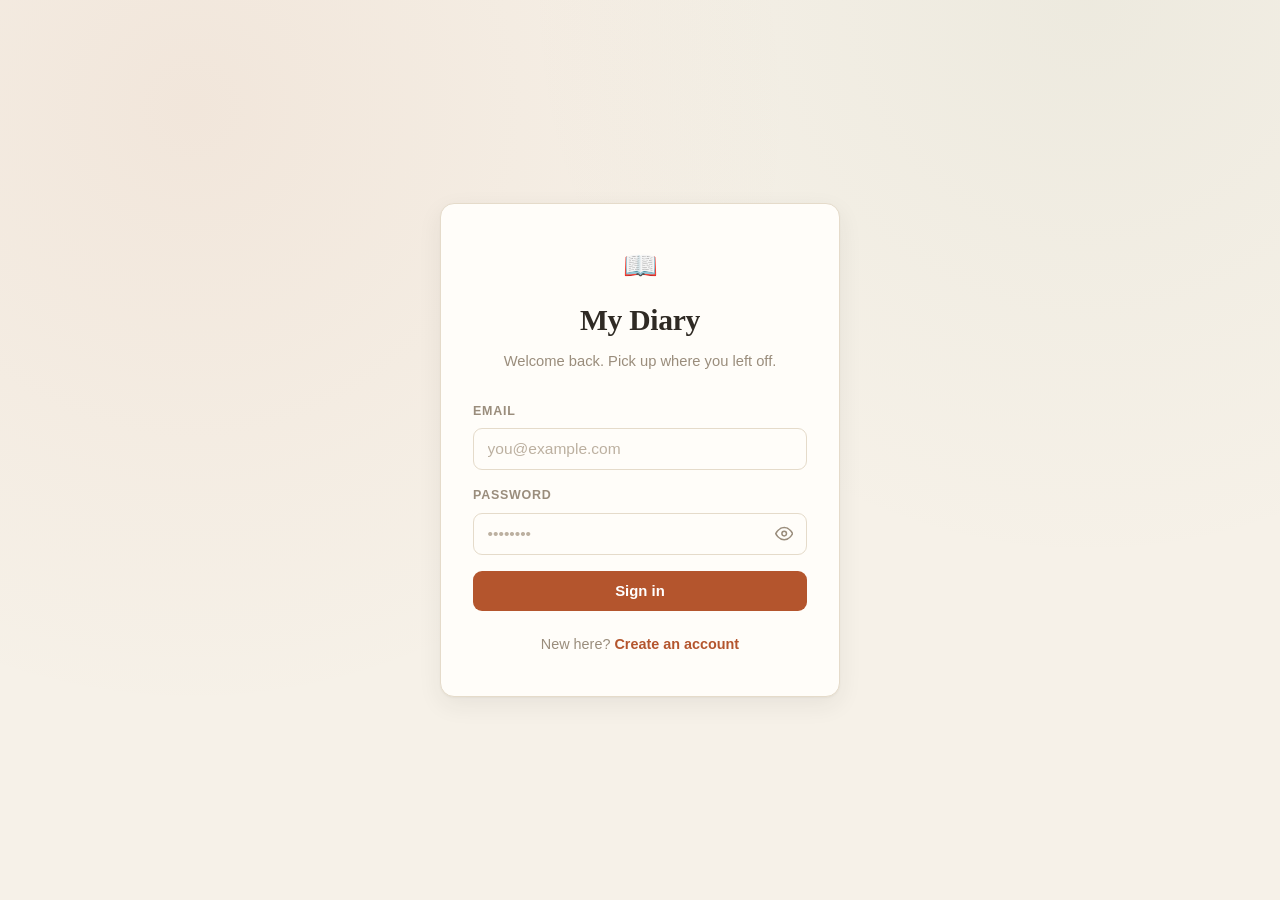
<file: Frontend/index.html>
<!DOCTYPE html>
<html lang="en">

<head>
    <meta charset="UTF-8" />
    <meta http-equiv="refresh" content="0; url=login.html" />
    <title>My Diary</title>
</head>

<body>
    <p>Redirecting…</p>
</body>

</html>
</file>
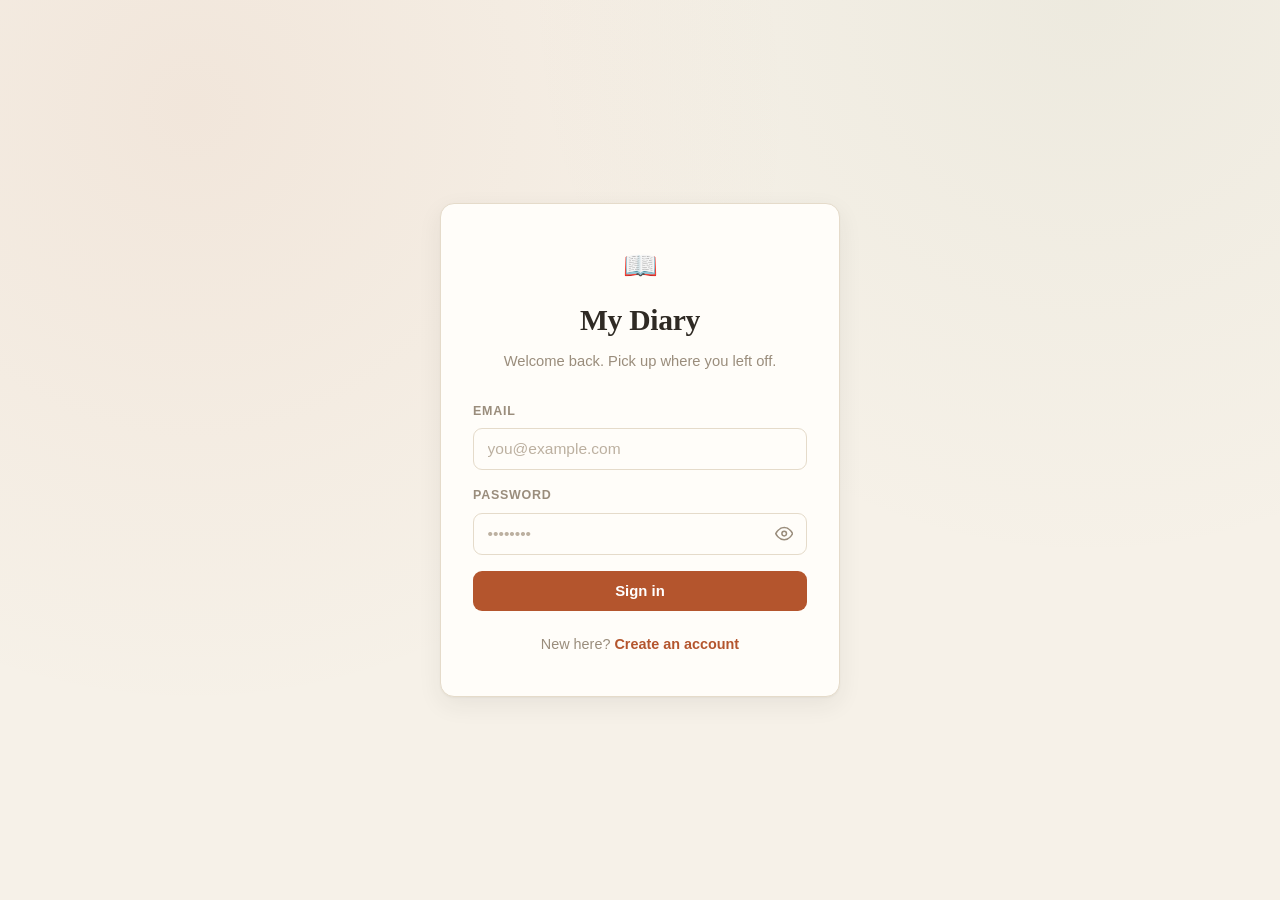
<file: Frontend/diary.html>
<!DOCTYPE html>
<html lang="en">

<head>
    <meta charset="UTF-8" />
    <meta name="viewport" content="width=device-width, initial-scale=1.0" />
    <title>My Diary</title>
    <link rel="stylesheet" href="style.css" />
</head>

<body>
    <header class="topbar">
        <div class="topbar-inner">
            <div class="brand">
                <h1>My Diary</h1>
                <span class="today" id="today"></span>
            </div>
            <button class="btn btn-ghost" onclick="logout()">Sign out</button>
        </div>
    </header>

    <main class="page">
        <!-- Composer -->
        <section class="composer">
            <h2 id="composer-title">New entry</h2>

            <div class="field">
                <label for="entry-title">Title</label>
                <input type="text" id="entry-title" placeholder="A quiet Sunday" />
            </div>

            <div class="field">
                <label for="entry-date">Date</label>
                <input type="date" id="entry-date" />
            </div>

            <div class="field">
                <label>Mood</label>
                <div class="moods" id="moods"></div>
            </div>

            <div class="field">
                <label for="entry-content">Entry</label>
                <textarea id="entry-content" rows="8" placeholder="How was your day?"></textarea>
            </div>

            <div class="composer-actions">
                <button class="btn btn-primary" id="save-btn" onclick="saveEntry()">Save entry</button>
                <button class="btn btn-ghost" id="cancel-btn" onclick="resetComposer()" hidden>Cancel</button>
            </div>
        </section>

        <!-- Feed -->
        <section>
            <div class="feed-head">
                <h2>Entries <span class="count" id="entry-count"></span></h2>
                <input type="text" id="search" placeholder="Search entries…" oninput="renderEntries()" />
            </div>

            <div class="entries" id="entries">
                <div class="state"><span class="state-mark">📖</span><strong>Opening your diary…</strong></div>
            </div>
        </section>
    </main>

    <div class="toast" id="toast"></div>

    <script src="script.js"></script>
</body>

</html>
</file>
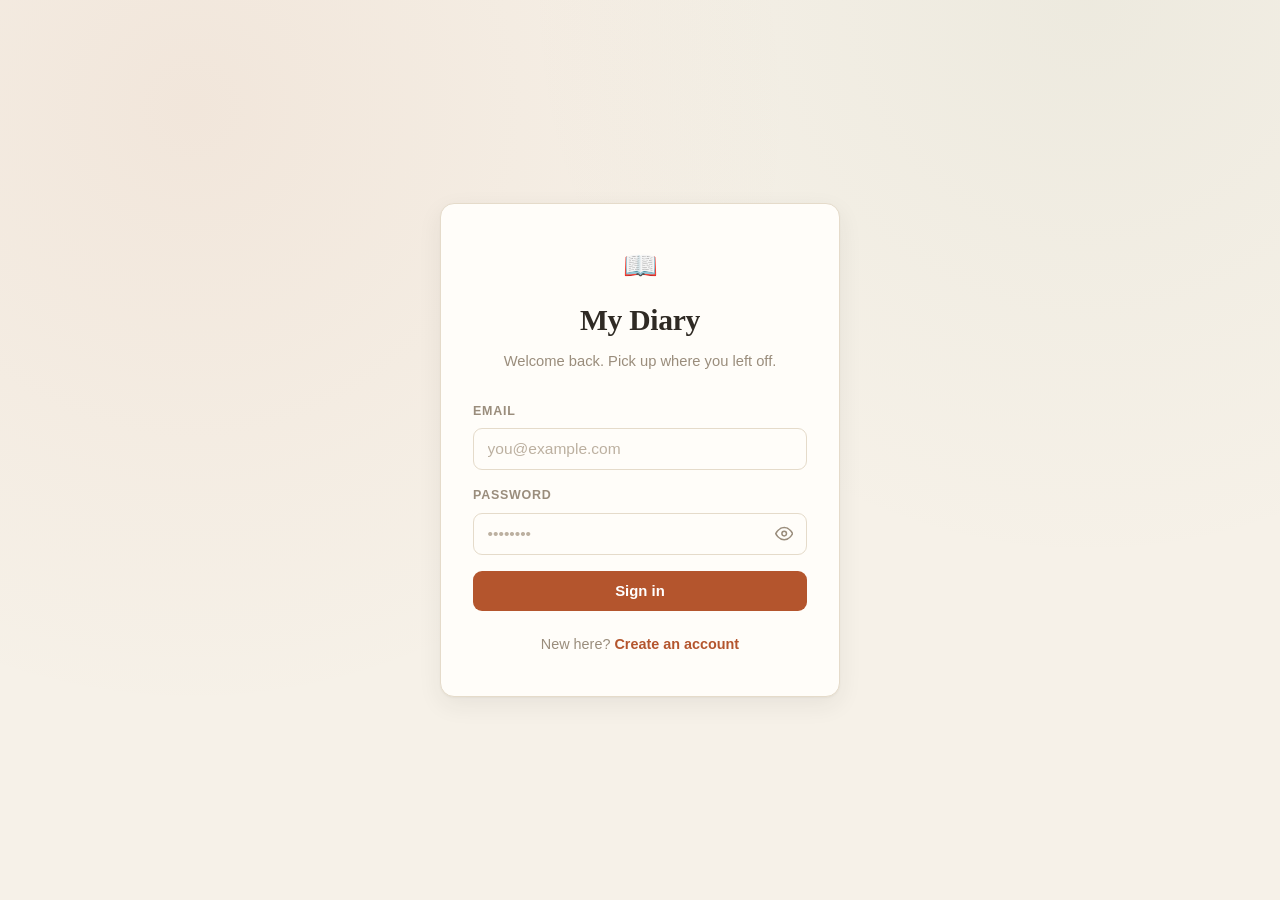
<file: Frontend/login.html>
<!DOCTYPE html>
<html lang="en">

<head>
    <meta charset="UTF-8" />
    <meta name="viewport" content="width=device-width, initial-scale=1.0" />
    <title>Sign in · My Diary</title>
    <link rel="stylesheet" href="style.css" />
</head>

<body>
    <main class="auth-wrap">
        <div class="auth-card">
            <span class="auth-mark">📖</span>
            <h1>My Diary</h1>
            <p class="auth-sub">Welcome back. Pick up where you left off.</p>

            <form onsubmit="event.preventDefault(); login();">
                <div class="field">
                    <label for="email">Email</label>
                    <input type="email" id="email" placeholder="you@example.com" autocomplete="email" required />
                </div>

                <div class="field">
                    <label for="password">Password</label>
                    <div class="password-field">
                        <input type="password" id="password" placeholder="••••••••" autocomplete="current-password"
                            required />
                        <button type="button" class="password-toggle" aria-pressed="false" aria-label="Show password"
                            aria-controls="password" onclick="togglePassword(this)">
                            <svg class="icon-eye" viewBox="0 0 24 24" fill="none" stroke="currentColor"
                                stroke-width="2" stroke-linecap="round" stroke-linejoin="round" aria-hidden="true">
                                <path d="M1 12s4-8 11-8 11 8 11 8-4 8-11 8-11-8-11-8z" />
                                <circle cx="12" cy="12" r="3" />
                            </svg>
                            <svg class="icon-eye-off" viewBox="0 0 24 24" fill="none" stroke="currentColor"
                                stroke-width="2" stroke-linecap="round" stroke-linejoin="round" aria-hidden="true">
                                <path d="M17.94 17.94A10.07 10.07 0 0 1 12 20c-7 0-11-8-11-8a18.45 18.45 0 0 1 5.06-5.94" />
                                <path d="M9.9 4.24A9.12 9.12 0 0 1 12 4c7 0 11 8 11 8a18.5 18.5 0 0 1-2.16 3.19" />
                                <path d="M14.12 14.12a3 3 0 1 1-4.24-4.24" />
                                <line x1="1" y1="1" x2="23" y2="23" />
                            </svg>
                        </button>
                    </div>
                </div>

                <button type="submit" class="btn btn-primary btn-block">Sign in</button>
            </form>

            <p class="auth-alt">
                New here? <a href="register.html">Create an account</a>
            </p>
        </div>
    </main>

    <div class="toast" id="toast"></div>

    <script src="script.js"></script>
</body>

</html>
</file>
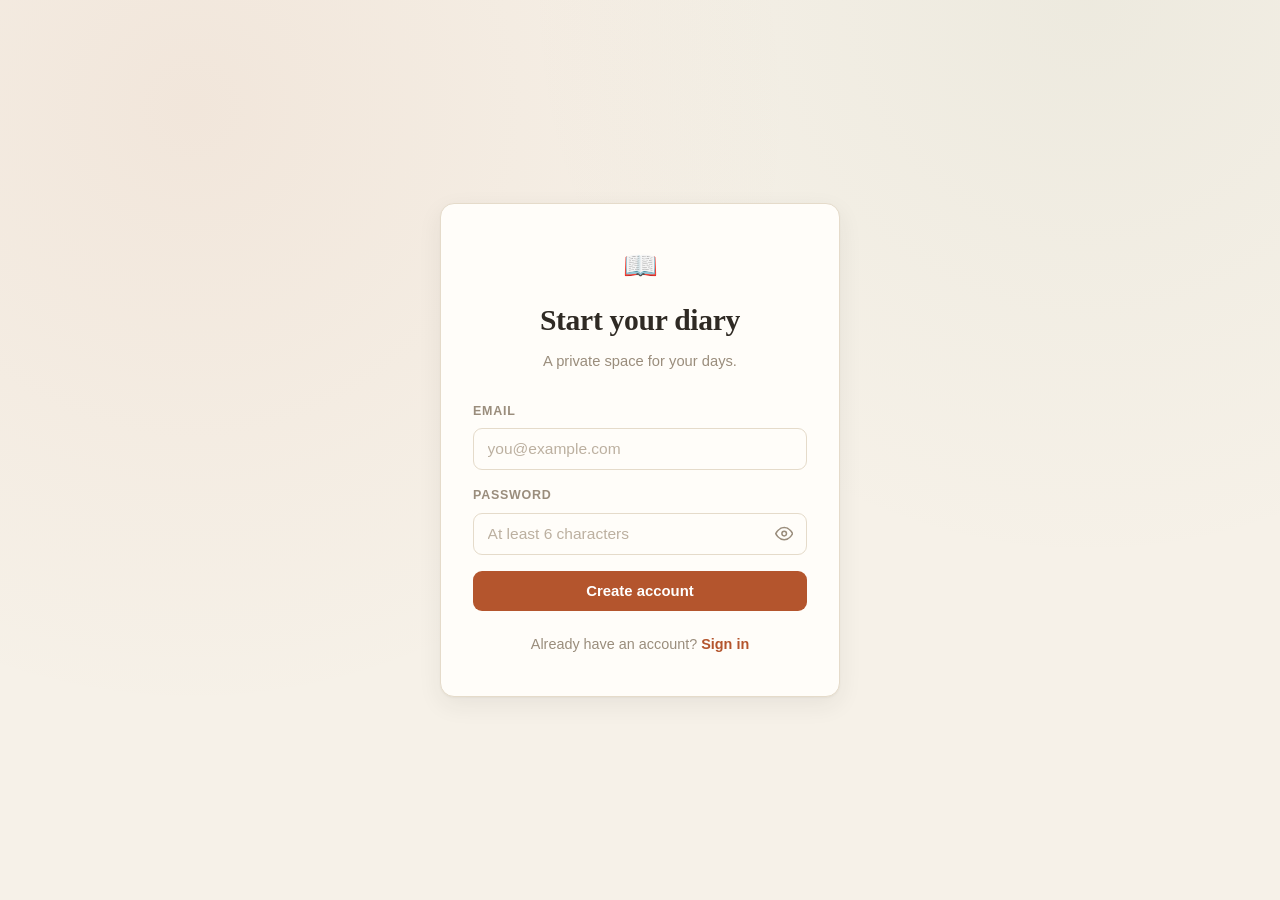
<file: Frontend/register.html>
<!DOCTYPE html>
<html lang="en">

<head>
    <meta charset="UTF-8" />
    <meta name="viewport" content="width=device-width, initial-scale=1.0" />
    <title>Create account · My Diary</title>
    <link rel="stylesheet" href="style.css" />
</head>

<body>
    <main class="auth-wrap">
        <div class="auth-card">
            <span class="auth-mark">📖</span>
            <h1>Start your diary</h1>
            <p class="auth-sub">A private space for your days.</p>

            <form onsubmit="event.preventDefault(); register();">
                <div class="field">
                    <label for="email">Email</label>
                    <input type="email" id="email" placeholder="you@example.com" autocomplete="email" required />
                </div>

                <div class="field">
                    <label for="password">Password</label>
                    <div class="password-field">
                        <input type="password" id="password" placeholder="At least 6 characters"
                            autocomplete="new-password" required />
                        <button type="button" class="password-toggle" aria-pressed="false" aria-label="Show password"
                            aria-controls="password" onclick="togglePassword(this)">
                            <svg class="icon-eye" viewBox="0 0 24 24" fill="none" stroke="currentColor"
                                stroke-width="2" stroke-linecap="round" stroke-linejoin="round" aria-hidden="true">
                                <path d="M1 12s4-8 11-8 11 8 11 8-4 8-11 8-11-8-11-8z" />
                                <circle cx="12" cy="12" r="3" />
                            </svg>
                            <svg class="icon-eye-off" viewBox="0 0 24 24" fill="none" stroke="currentColor"
                                stroke-width="2" stroke-linecap="round" stroke-linejoin="round" aria-hidden="true">
                                <path d="M17.94 17.94A10.07 10.07 0 0 1 12 20c-7 0-11-8-11-8a18.45 18.45 0 0 1 5.06-5.94" />
                                <path d="M9.9 4.24A9.12 9.12 0 0 1 12 4c7 0 11 8 11 8a18.5 18.5 0 0 1-2.16 3.19" />
                                <path d="M14.12 14.12a3 3 0 1 1-4.24-4.24" />
                                <line x1="1" y1="1" x2="23" y2="23" />
                            </svg>
                        </button>
                    </div>
                </div>

                <button type="submit" class="btn btn-primary btn-block">Create account</button>
            </form>

            <p class="auth-alt">
                Already have an account? <a href="login.html">Sign in</a>
            </p>
        </div>
    </main>

    <div class="toast" id="toast"></div>

    <script src="script.js"></script>
</body>

</html>
</file>
<file: Frontend/style.css>
/* ==========================================================================
   My Diary — warm journal theme
   ========================================================================== */

:root {
    --paper: #f6f1e8;
    --paper-2: #efe7da;
    --surface: #fffdf9;
    --ink: #2f2a24;
    --ink-soft: #5d5449;
    --muted: #9a8d7c;
    --line: #e5dbca;
    --accent: #b4552d;
    --accent-soft: #f3e2d8;
    --accent-dark: #90411f;
    --danger: #b3392f;

    --serif: "Iowan Old Style", "Palatino Linotype", Palatino, Georgia, serif;
    --sans: -apple-system, BlinkMacSystemFont, "Segoe UI", Roboto, Helvetica, Arial, sans-serif;

    --radius: 14px;
    --radius-sm: 9px;
    --shadow: 0 1px 2px rgba(47, 42, 36, .04), 0 8px 24px rgba(47, 42, 36, .07);
    --shadow-sm: 0 1px 2px rgba(47, 42, 36, .05);
}

* {
    box-sizing: border-box;
    margin: 0;
    padding: 0;
}

body {
    font-family: var(--sans);
    color: var(--ink);
    background-color: var(--paper);
    /* faint ruled-paper texture */
    background-image:
        radial-gradient(circle at 15% 12%, rgba(180, 85, 45, .07), transparent 45%),
        radial-gradient(circle at 85% 0%, rgba(120, 140, 100, .07), transparent 40%);
    background-attachment: fixed;
    min-height: 100vh;
    line-height: 1.6;
    -webkit-font-smoothing: antialiased;
}

/* --------------------------------------------------------------------------
   Auth pages (login / register)
   -------------------------------------------------------------------------- */

.auth-wrap {
    min-height: 100vh;
    display: flex;
    align-items: center;
    justify-content: center;
    padding: 2rem 1.25rem;
}

.auth-card {
    width: 100%;
    max-width: 400px;
    background: var(--surface);
    border: 1px solid var(--line);
    border-radius: var(--radius);
    box-shadow: var(--shadow);
    padding: 2.5rem 2rem;
}

.auth-mark {
    display: block;
    text-align: center;
    font-size: 1.75rem;
    margin-bottom: .5rem;
}

.auth-card h1 {
    font-family: var(--serif);
    font-size: 1.85rem;
    font-weight: 600;
    text-align: center;
    letter-spacing: -.01em;
}

.auth-sub {
    text-align: center;
    color: var(--muted);
    font-size: .92rem;
    margin-top: .35rem;
    margin-bottom: 1.75rem;
}

.field {
    margin-bottom: 1rem;
}

.field label {
    display: block;
    font-size: .78rem;
    font-weight: 600;
    text-transform: uppercase;
    letter-spacing: .06em;
    color: var(--muted);
    margin-bottom: .4rem;
}

input[type="text"],
input[type="email"],
input[type="password"],
input[type="date"],
textarea {
    width: 100%;
    font-family: inherit;
    font-size: .97rem;
    color: var(--ink);
    background: var(--surface);
    border: 1px solid var(--line);
    border-radius: var(--radius-sm);
    padding: .7rem .85rem;
    outline: none;
    transition: border-color .18s, box-shadow .18s;
}

input::placeholder,
textarea::placeholder {
    color: #bcb0a0;
}

input:focus,
textarea:focus {
    border-color: var(--accent);
    box-shadow: 0 0 0 3px var(--accent-soft);
}

textarea {
    resize: vertical;
    line-height: 1.65;
}

/* Password field with show/hide toggle */
.password-field {
    position: relative;
}

.password-field input {
    /* keep typed characters clear of the toggle button */
    padding-right: 2.9rem;
}

.password-toggle {
    position: absolute;
    top: 50%;
    right: .35rem;
    transform: translateY(-50%);
    display: flex;
    align-items: center;
    justify-content: center;
    width: 2.2rem;
    height: 2.2rem;
    padding: 0;
    background: none;
    border: none;
    border-radius: var(--radius-sm);
    color: var(--muted);
    cursor: pointer;
    transition: color .16s, background .16s;
}

.password-toggle:hover {
    color: var(--ink-soft);
    background: var(--paper-2);
}

.password-toggle:focus-visible {
    outline: none;
    color: var(--accent);
    box-shadow: 0 0 0 3px var(--accent-soft);
}

.password-toggle svg {
    width: 1.15rem;
    height: 1.15rem;
    display: block;
}

/* Swap the icon based on the button's pressed state — no JS markup building. */
.password-toggle[aria-pressed="false"] .icon-eye-off,
.password-toggle[aria-pressed="true"] .icon-eye {
    display: none;
}

/* --------------------------------------------------------------------------
   Buttons
   -------------------------------------------------------------------------- */

.btn {
    font-family: inherit;
    font-size: .93rem;
    font-weight: 600;
    border: 1px solid transparent;
    border-radius: var(--radius-sm);
    padding: .68rem 1.1rem;
    cursor: pointer;
    transition: background .18s, border-color .18s, color .18s, transform .06s;
}

.btn:active {
    transform: translateY(1px);
}

.btn-primary {
    background: var(--accent);
    color: #fff;
}

.btn-primary:hover {
    background: var(--accent-dark);
}

.btn-ghost {
    background: transparent;
    color: var(--ink-soft);
    border-color: var(--line);
}

.btn-ghost:hover {
    background: var(--paper-2);
    color: var(--ink);
}

.btn-block {
    width: 100%;
}

.auth-alt {
    text-align: center;
    font-size: .9rem;
    color: var(--muted);
    margin-top: 1.35rem;
}

.auth-alt a,
a {
    color: var(--accent);
    text-decoration: none;
    font-weight: 600;
}

.auth-alt a:hover,
a:hover {
    text-decoration: underline;
}

/* --------------------------------------------------------------------------
   Diary page shell
   -------------------------------------------------------------------------- */

.topbar {
    background: rgba(255, 253, 249, .85);
    backdrop-filter: saturate(160%) blur(8px);
    border-bottom: 1px solid var(--line);
    position: sticky;
    top: 0;
    z-index: 20;
}

.topbar-inner {
    max-width: 1080px;
    margin: 0 auto;
    padding: .9rem 1.5rem;
    display: flex;
    align-items: center;
    justify-content: space-between;
    gap: 1rem;
}

.brand {
    display: flex;
    align-items: baseline;
    gap: .55rem;
}

.brand h1 {
    font-family: var(--serif);
    font-size: 1.4rem;
    font-weight: 600;
    letter-spacing: -.01em;
}

.brand .today {
    font-size: .85rem;
    color: var(--muted);
}

.page {
    max-width: 1080px;
    margin: 0 auto;
    padding: 2rem 1.5rem 4rem;
    display: grid;
    grid-template-columns: 370px 1fr;
    gap: 2rem;
    align-items: start;
}

/* --------------------------------------------------------------------------
   Composer
   -------------------------------------------------------------------------- */

.composer {
    background: var(--surface);
    border: 1px solid var(--line);
    border-radius: var(--radius);
    box-shadow: var(--shadow);
    padding: 1.5rem;
    position: sticky;
    top: 5.5rem;
}

.composer h2 {
    font-family: var(--serif);
    font-size: 1.15rem;
    font-weight: 600;
    margin-bottom: 1.15rem;
    padding-bottom: .85rem;
    border-bottom: 1px solid var(--line);
}

.moods {
    display: flex;
    flex-wrap: wrap;
    gap: .4rem;
}

.mood-chip {
    font-family: inherit;
    font-size: .84rem;
    background: var(--paper);
    border: 1px solid var(--line);
    border-radius: 999px;
    padding: .34rem .7rem;
    cursor: pointer;
    color: var(--ink-soft);
    transition: background .16s, border-color .16s, color .16s;
}

.mood-chip:hover {
    border-color: var(--accent);
}

.mood-chip[aria-pressed="true"] {
    background: var(--accent-soft);
    border-color: var(--accent);
    color: var(--accent-dark);
    font-weight: 600;
}

.composer-actions {
    display: flex;
    gap: .6rem;
    margin-top: 1.25rem;
}

.composer-actions .btn {
    flex: 1;
}

/* --------------------------------------------------------------------------
   Entries feed
   -------------------------------------------------------------------------- */

.feed-head {
    display: flex;
    align-items: center;
    justify-content: space-between;
    gap: 1rem;
    margin-bottom: 1.15rem;
}

.feed-head h2 {
    font-family: var(--serif);
    font-size: 1.15rem;
    font-weight: 600;
}

.feed-head .count {
    color: var(--muted);
    font-weight: 400;
    font-size: .9rem;
}

#search {
    max-width: 230px;
    padding: .5rem .8rem;
    font-size: .9rem;
}

.entries {
    display: flex;
    flex-direction: column;
    gap: 1rem;
}

.entry {
    background: var(--surface);
    border: 1px solid var(--line);
    border-radius: var(--radius);
    box-shadow: var(--shadow-sm);
    padding: 1.35rem 1.5rem;
    display: grid;
    grid-template-columns: 56px 1fr;
    gap: 1.25rem;
    transition: box-shadow .2s, border-color .2s;
}

.entry:hover {
    box-shadow: var(--shadow);
    border-color: #d8cbb6;
}

.entry.is-starred {
    border-left: 3px solid var(--accent);
}

/* date badge */
.entry-date {
    text-align: center;
    padding-top: .15rem;
}

.entry-date .day {
    font-family: var(--serif);
    font-size: 1.6rem;
    font-weight: 600;
    line-height: 1;
    display: block;
}

.entry-date .month {
    font-size: .7rem;
    text-transform: uppercase;
    letter-spacing: .08em;
    color: var(--muted);
    display: block;
    margin-top: .2rem;
}

.entry-date .year {
    font-size: .68rem;
    color: #bcb0a0;
    display: block;
}

.entry-head {
    display: flex;
    align-items: flex-start;
    justify-content: space-between;
    gap: .75rem;
}

.entry-title {
    font-family: var(--serif);
    font-size: 1.2rem;
    font-weight: 600;
    line-height: 1.35;
    letter-spacing: -.01em;
    word-break: break-word;
}

.entry-mood {
    font-size: .78rem;
    background: var(--paper);
    border: 1px solid var(--line);
    border-radius: 999px;
    padding: .2rem .6rem;
    color: var(--ink-soft);
    white-space: nowrap;
    display: inline-block;
    margin-top: .5rem;
}

.entry-body {
    color: var(--ink-soft);
    font-size: .95rem;
    margin-top: .55rem;
    white-space: pre-wrap;
    word-break: break-word;
}

.entry-body.clamped {
    display: -webkit-box;
    -webkit-line-clamp: 4;
    line-clamp: 4;
    -webkit-box-orient: vertical;
    overflow: hidden;
}

.entry-more {
    background: none;
    border: none;
    color: var(--accent);
    font-family: inherit;
    font-size: .87rem;
    font-weight: 600;
    cursor: pointer;
    padding: .35rem 0 0;
}

.entry-more:hover {
    text-decoration: underline;
}

.entry-actions {
    display: flex;
    gap: .35rem;
    margin-top: .9rem;
    padding-top: .8rem;
    border-top: 1px solid var(--line);
}

.icon-btn {
    font-family: inherit;
    font-size: .84rem;
    background: none;
    border: 1px solid transparent;
    border-radius: var(--radius-sm);
    padding: .3rem .6rem;
    color: var(--muted);
    cursor: pointer;
    transition: background .16s, color .16s;
}

.icon-btn:hover {
    background: var(--paper-2);
    color: var(--ink);
}

.icon-btn.danger:hover {
    background: #f7e4e2;
    color: var(--danger);
}

.icon-btn.starred {
    color: var(--accent);
}

/* --------------------------------------------------------------------------
   States
   -------------------------------------------------------------------------- */

.state {
    text-align: center;
    padding: 3.5rem 1.5rem;
    background: var(--surface);
    border: 1px dashed var(--line);
    border-radius: var(--radius);
    color: var(--muted);
}

.state .state-mark {
    font-size: 2rem;
    display: block;
    margin-bottom: .6rem;
}

.state strong {
    display: block;
    font-family: var(--serif);
    font-size: 1.1rem;
    font-weight: 600;
    color: var(--ink);
    margin-bottom: .3rem;
}

.state.error {
    border-color: #e3b8b3;
    color: var(--danger);
    border-style: solid;
}

/* toast */
.toast {
    position: fixed;
    left: 50%;
    bottom: 1.75rem;
    transform: translate(-50%, 1rem);
    /* Without an explicit width, `left: 50%` leaves only half the viewport to
       wrap into, which squeezes longer messages into a narrow column. */
    width: max-content;
    max-width: min(88vw, 420px);
    background: var(--ink);
    color: var(--paper);
    font-size: .9rem;
    line-height: 1.45;
    text-align: center;
    padding: .7rem 1.15rem;
    border-radius: 12px;
    box-shadow: var(--shadow);
    opacity: 0;
    pointer-events: none;
    transition: opacity .22s, transform .22s;
    z-index: 60;
}

.toast.show {
    opacity: 1;
    transform: translate(-50%, 0);
}

/* --------------------------------------------------------------------------
   Responsive
   -------------------------------------------------------------------------- */

@media (max-width: 880px) {
    .page {
        grid-template-columns: 1fr;
        gap: 1.75rem;
        padding: 1.5rem 1.1rem 3rem;
    }

    .composer {
        position: static;
    }

    .feed-head {
        flex-wrap: wrap;
    }

    #search {
        max-width: none;
        width: 100%;
    }

    .entry {
        grid-template-columns: 46px 1fr;
        gap: .9rem;
        padding: 1.15rem 1.15rem;
    }

    .brand .today {
        display: none;
    }
}
</file>
